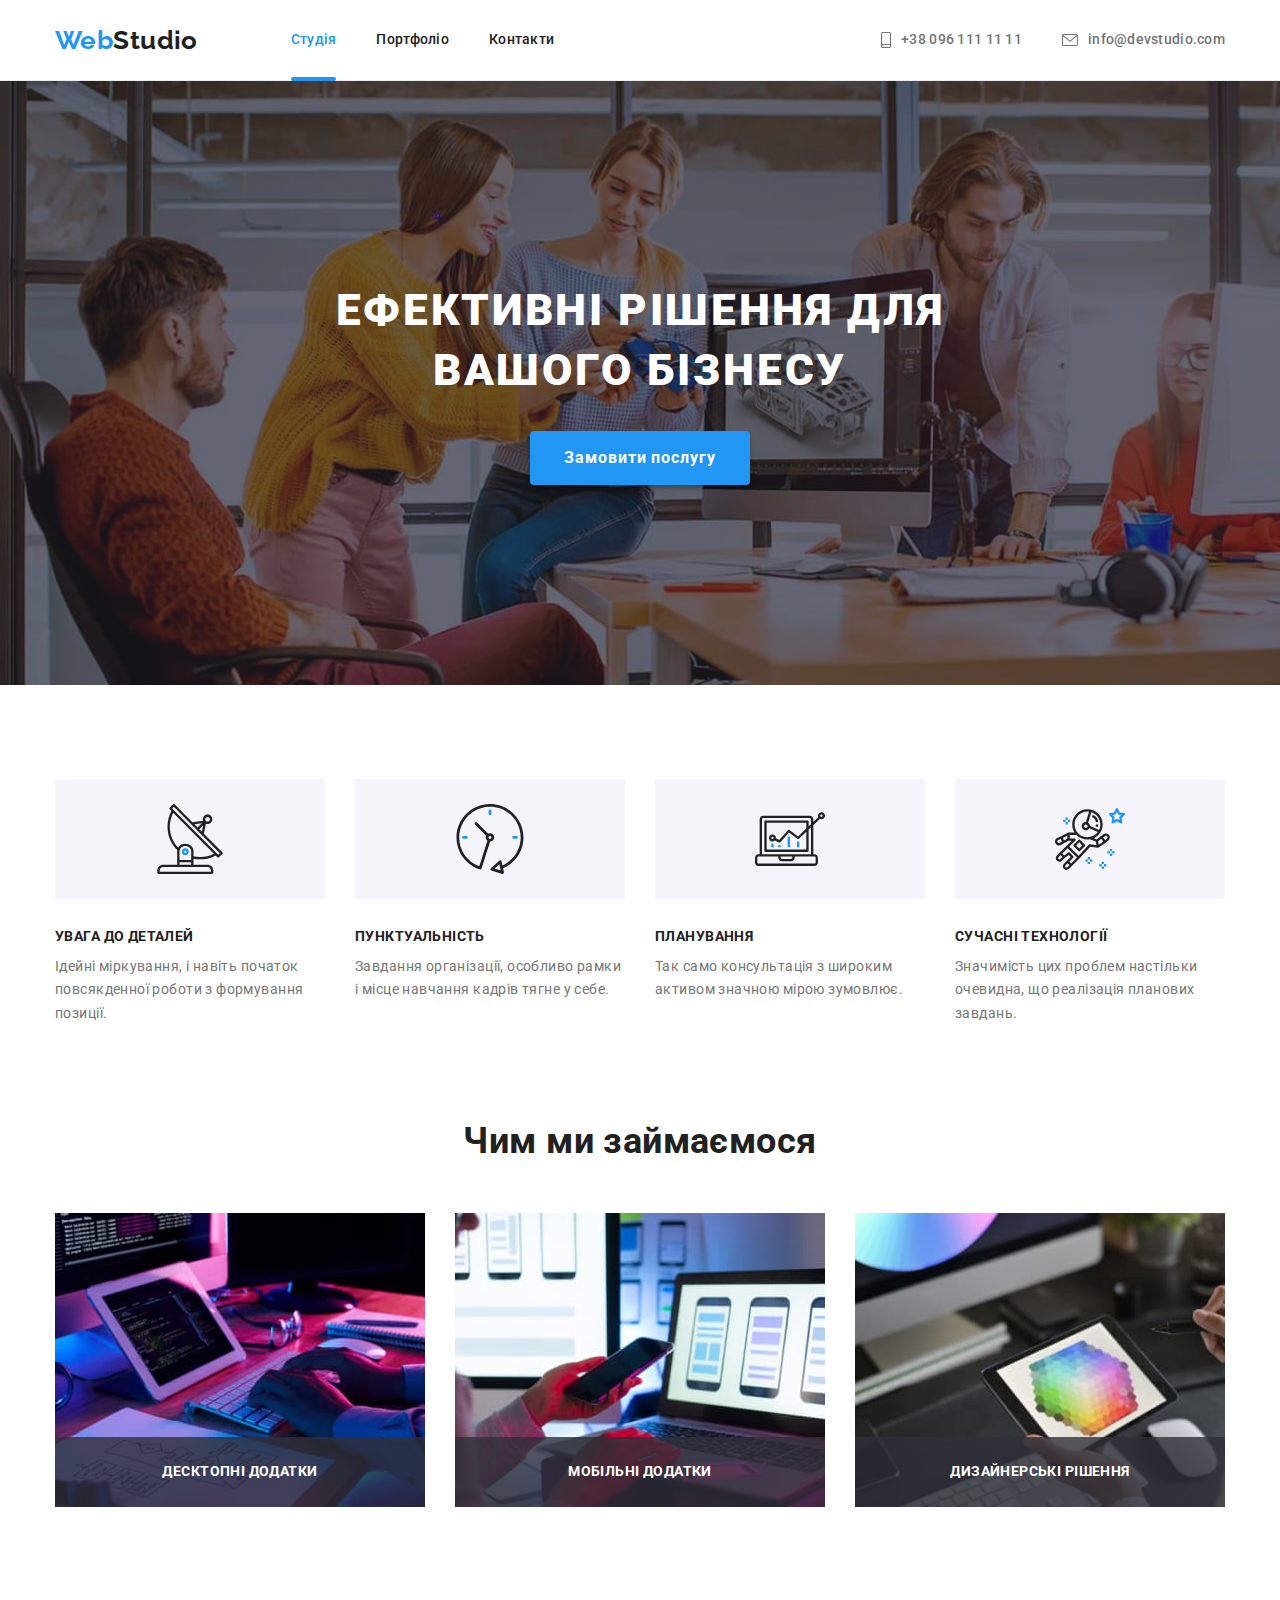
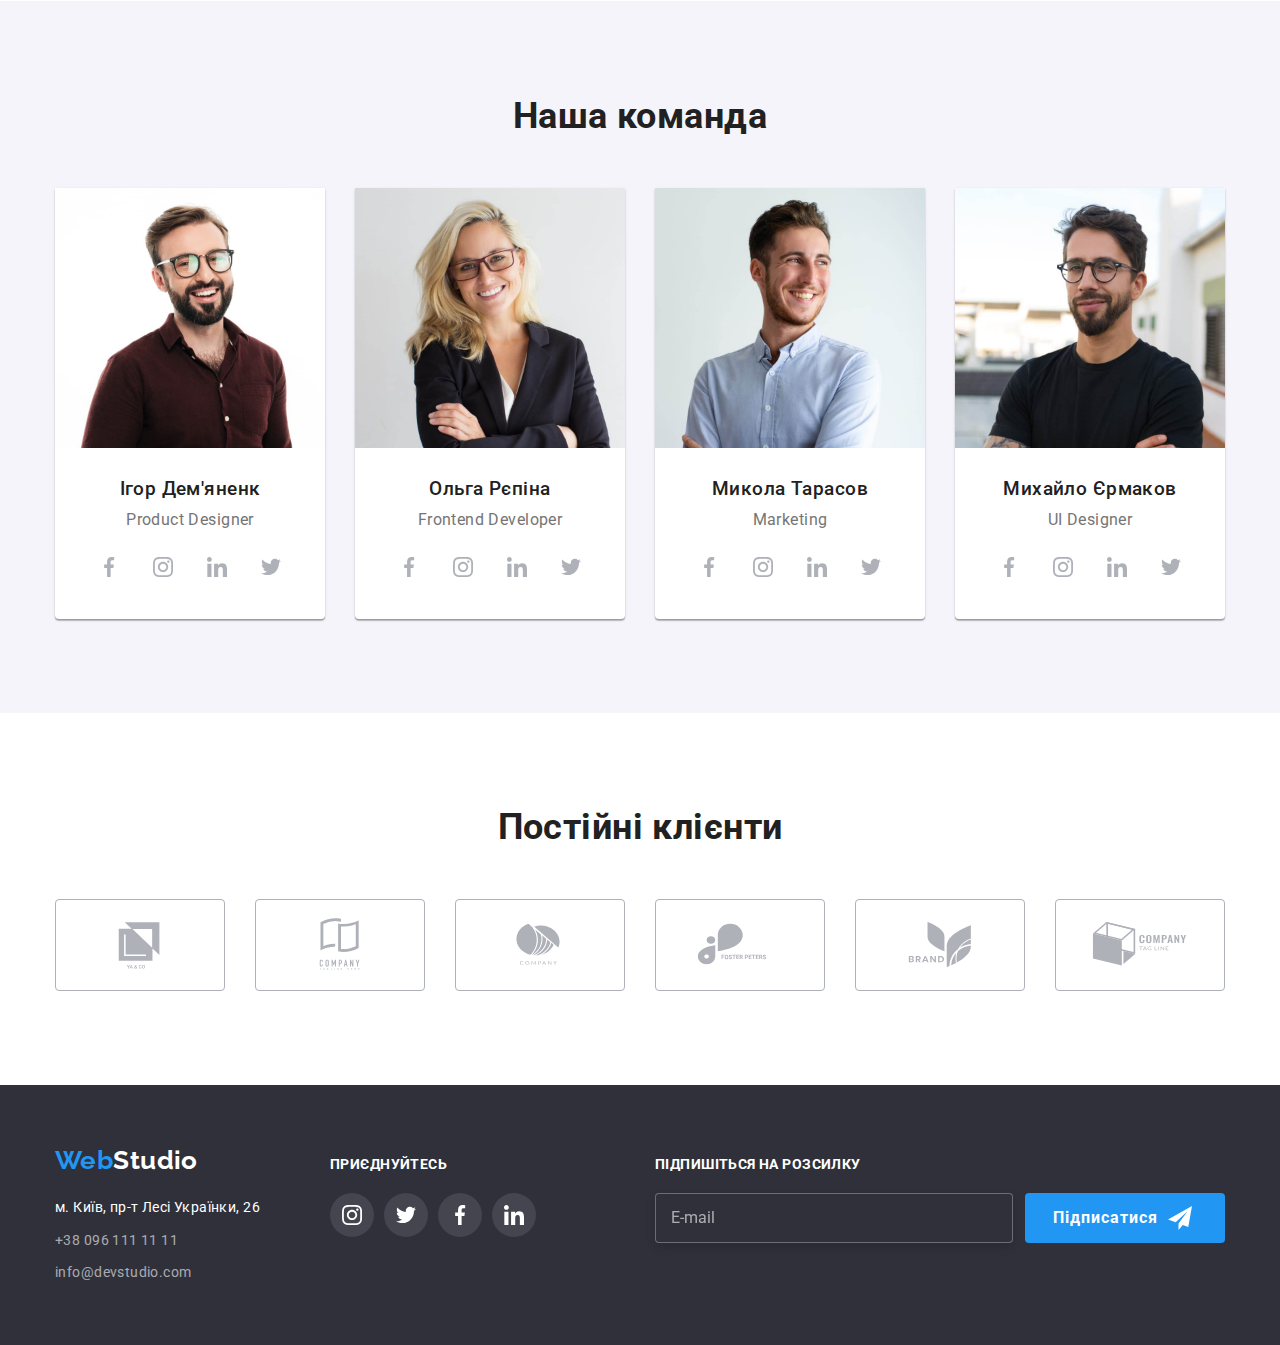
<file: index.html>
<!DOCTYPE html>
<html lang="uk">
  <head>
    <meta charset="UTF-8" />
    <meta http-equiv="X-UA-Compatible" content="IE=edge" />
    <meta name="viewport" content="width=device-width, initial-scale=1.0" />
    <title>Webstudio</title>
    <link rel="preconnect" href="https://fonts.googleapis.com" />
    <link rel="preconnect" href="https://fonts.gstatic.com" crossorigin />
    <link
      href="https://fonts.googleapis.com/css2?family=Raleway:wght@700&family=Roboto:wght@400;500;700;900&display=swap"
      rel="stylesheet"
    />
    <link
      rel="stylesheet"
      href="https://cdnjs.cloudflare.com/ajax/libs/modern-normalize/1.1.0/modern-normalize.min.css"
    />
    <link rel="stylesheet" href="./css/styles.css" />
  </head>
  <body>
    <header class="header">
      <div class="container-header">
        <a href="./index.html" class="logo header-logo link"
          ><span lang="en">Web<span class="logo-part">Studio</span></span></a
        >
        <nav class="header-nav">
          <ul class="site-nav list">
            <li class="header-item">
              <a href="#" class="header-link link current">Студія</a>
            </li>
            <li class="header-item">
              <a href="./portfolio.html" class="header-link link">Портфоліо</a>
            </li>
            <li class="header-item">
              <a href="#" class="header-link link">Контакти</a>
            </li>
          </ul>
        </nav>
        <ul class="header-contact list">
          <li class="contact-item">
            <a href="tel:+380961111111" class="header-contacts link"
              ><svg class="phone" width="10px" height="16px">
                <use
                  href="./img/sprite partners.svg#icon-smartphone"
                ></use></svg
              >+38 096 111 11 11</a
            >
          </li>
          <li class="contact-item">
            <a href="mailto:info@devstudio.com" class="header-contacts link">
              <svg class="mail" width="16px" height="12px">
                <use href="./img/sprite partners.svg#icon-envelope"></use></svg
              >info@devstudio.com
            </a>
          </li>
        </ul>
      </div>
    </header>

    <main>
      <!--Section hero-->
      <section class="hero">
        <h1 class="hero-title">Ефективні рішення для вашого бізнесу</h1>
        <button type="button" class="hero-btn" data-modal-open>
          Замовити послугу
        </button>
      </section>
      <!--Section about-->
      <section class="about-section section">
        <div class="container">
          <h2 class="visually-hidden">Webstudio Features</h2>
          <ul class="features-list list">
            <li class="feature-list">
              <div class="icon-feature">
                <svg
                  class="team-icon"
                  viewBox="0 0 32 32 "
                  width="70px"
                  height="70px"
                >
                  <use href="./img/sprite partners.svg#icon-antenna"></use>
                </svg>
              </div>
              <h3 class="feature-item">УВАГА ДО ДЕТАЛЕЙ</h3>
              <p class="feature-text">
                Ідейні міркування, і навіть початок повсякденної роботи з
                формування позиції.
              </p>
            </li>
            <li class="feature-list">
              <div class="icon-feature">
                <svg
                  class="team-icon"
                  viewBox="0 0 32 32 "
                  width="70px"
                  height="70px"
                >
                  <use href="img/sprite partners.svg#icon-clock"></use>
                </svg>
              </div>
              <h3 class="feature-item">ПУНКТУАЛЬНІСТЬ</h3>
              <p class="feature-text">
                Завдання організації, особливо рамки і місце навчання кадрів
                тягне у себе.
              </p>
            </li>
            <li class="feature-list">
              <div class="icon-feature">
                <svg
                  class="team-icon"
                  viewBox="0 0 32 32 "
                  width="70px"
                  height="70px"
                >
                  <use href="./img/sprite partners.svg#icon-diagram"></use>
                </svg>
              </div>
              <h3 class="feature-item">ПЛАНУВАННЯ</h3>
              <p class="feature-text">
                Так само консультація з широким активом значною мірою зумовлює.
              </p>
            </li>
            <li class="feature-list">
              <div class="icon-feature">
                <svg
                  class="team-icon"
                  viewBox="0 0 32 32 "
                  width="70px"
                  height="70px"
                >
                  <use href="./img/sprite partners.svg#icon-astronaut"></use>
                </svg>
              </div>
              <h3 class="feature-item">СУЧАСНІ ТЕХНОЛОГІЇ</h3>
              <p class="feature-text">
                Значимість цих проблем настільки очевидна, що реалізація
                планових завдань.
              </p>
            </li>
          </ul>
        </div>
      </section>
      <!--Section what we do-->
      <section class="work-section">
        <div class="container">
          <h2 class="pre-title">Чим ми займаємося</h2>
          <ul class="work-item list">
            <li class="item">
              <div class="work-overlay">
                <img
                  class="img"
                  src="./img/in/box1.jpg"
                  alt="copyright"
                  width="370"
                />
                <p class="work-overlay-text">Десктопні додатки</p>
              </div>
            </li>
            <li class="item">
              <div class="work-overlay">
                <img
                  class="img"
                  src="./img/in/box2.jpg"
                  alt="testing"
                  width="370"
                />
                <p class="work-overlay-text">Мобільні додатки</p>
              </div>
            </li>
            <li class="item">
              <div class="work-overlay">
                <img
                  class="img"
                  src="./img/in/box3.jpg"
                  alt="checking"
                  width="370"
                />
                <p class="work-overlay-text">Дизайнерські рішення</p>
              </div>
            </li>
          </ul>
        </div>
      </section>
      <!--Section team-->
      <section class="team-section section">
        <div class="container">
          <h2 class="pre-title">Наша команда</h2>
          <ul class="team-list list">
            <li class="team-name">
              <img
                class="team-img"
                src="./img/in/imgigor.jpg"
                alt="Ігор Дем'яненко"
                width="270"
              />
              <div class="team-box">
                <h3 class="team-manager">Ігор Дем'яненк</h3>
                <p class="team-position">Product Designer</p>
                <ul class="team-items-social list">
                  <li class="social-item">
                    <a class="social-style" href="#"
                      ><svg
                        class="team-icon"
                        viewBox="0 0 32 32"
                        width="20px"
                        height="20px"
                      >
                        <use
                          href="./img/sprite partners.svg#icon-facebook"
                        ></use></svg
                    ></a>
                  </li>
                  <li class="social-item">
                    <a class="social-style" href="#"
                      ><svg
                        class="team-icon"
                        viewBox="0 0 32 32"
                        width="20px"
                        height="20px"
                      >
                        <use
                          href="./img/sprite partners.svg#icon-instagram"
                        ></use></svg
                    ></a>
                  </li>
                  <li class="social-item">
                    <a class="social-style" href="#"
                      ><svg
                        class="team-icon"
                        viewBox="0 0 32 32"
                        width="20px"
                        height="20px"
                      >
                        <use
                          href="./img/sprite partners.svg#icon-linkedin"
                        ></use></svg
                    ></a>
                  </li>
                  <li class="social-item">
                    <a class="social-style" href="#"
                      ><svg
                        class="team-icon"
                        viewBox="0 0 32 32"
                        width="20px"
                        height="20px"
                      >
                        <use
                          href="./img/sprite partners.svg#icon-twitter"
                        ></use></svg
                    ></a>
                  </li>
                </ul>
              </div>
            </li>
            <li class="team-name">
              <img
                class="team-img"
                src="./img/in/imgolga.jpg"
                alt="Ольга Рєпіна"
                width="270"
              />
              <div class="team-box">
                <h3 class="team-manager">Ольга Рєпіна</h3>
                <p class="team-position">Frontend Developer</p>
                <ul class="team-items-social list">
                  <li class="social-item">
                    <a class="social-style" href="#"
                      ><svg
                        class="team-icon"
                        viewBox="0 0 32 32"
                        width="20px"
                        height="20px"
                      >
                        <use
                          href="./img/sprite partners.svg#icon-facebook"
                        ></use></svg
                    ></a>
                  </li>
                  <li class="social-item">
                    <a class="social-style" href="#"
                      ><svg
                        class="team-icon"
                        viewBox="0 0 32 32"
                        width="20px"
                        height="20px"
                      >
                        <use
                          href="./img/sprite partners.svg#icon-instagram"
                        ></use></svg
                    ></a>
                  </li>
                  <li class="social-item">
                    <a class="social-style" href="#"
                      ><svg
                        class="team-icon"
                        viewBox="0 0 32 32"
                        width="20px"
                        height="20px"
                      >
                        <use
                          href="./img/sprite partners.svg#icon-linkedin"
                        ></use></svg
                    ></a>
                  </li>
                  <li class="social-item">
                    <a class="social-style" href="#"
                      ><svg
                        class="team-icon"
                        viewBox="0 0 32 32"
                        width="20px"
                        height="20px"
                      >
                        <use
                          href="./img/sprite partners.svg#icon-twitter"
                        ></use></svg
                    ></a>
                  </li>
                </ul>
              </div>
            </li>
            <li class="team-name">
              <img
                class="team-img"
                src="./img/in/imgnik.jpg"
                alt="Микола Тарасов"
                width="270"
              />
              <div class="team-box">
                <h3 class="team-manager">Микола Тарасов</h3>
                <p class="team-position">Marketing</p>
                <ul class="team-items-social list">
                  <li class="social-item">
                    <a class="social-style" href="#"
                      ><svg
                        class="team-icon"
                        viewBox="0 0 32 32"
                        width="20px"
                        height="20px"
                      >
                        <use
                          href="./img/sprite partners.svg#icon-facebook"
                        ></use></svg
                    ></a>
                  </li>
                  <li class="social-item">
                    <a class="social-style" href="#"
                      ><svg
                        class="team-icon"
                        viewBox="0 0 32 32"
                        width="20px"
                        height="20px"
                      >
                        <use
                          href="./img/sprite partners.svg#icon-instagram"
                        ></use></svg
                    ></a>
                  </li>
                  <li class="social-item">
                    <a class="social-style" href="#"
                      ><svg
                        class="team-icon"
                        viewBox="0 0 32 32"
                        width="20px"
                        height="20px"
                      >
                        <use
                          href="./img/sprite partners.svg#icon-linkedin"
                        ></use></svg
                    ></a>
                  </li>
                  <li class="social-item">
                    <a class="social-style" href="#"
                      ><svg
                        class="team-icon"
                        viewBox="0 0 32 32"
                        width="20px"
                        height="20px"
                      >
                        <use
                          href="./img/sprite partners.svg#icon-twitter"
                        ></use></svg
                    ></a>
                  </li>
                </ul>
              </div>
            </li>
            <li class="team-name">
              <img
                class="team-img"
                src="./img/in/imgmike.jpg"
                alt="Михайло Єрмаков"
                width="270"
              />
              <div class="team-box">
                <h3 class="team-manager">Михайло Єрмаков</h3>
                <p class="team-position">UI Designer</p>
                <ul class="team-items-social list">
                  <li class="social-item">
                    <a class="social-style" href="#"
                      ><svg
                        class="team-icon"
                        viewBox="0 0 32 32"
                        width="20px"
                        height="20px"
                      >
                        <use
                          href="./img/sprite partners.svg#icon-facebook"
                        ></use></svg
                    ></a>
                  </li>
                  <li class="social-item">
                    <a class="social-style" href="#"
                      ><svg
                        class="team-icon"
                        viewBox="0 0 32 32"
                        width="20px"
                        height="20px"
                      >
                        <use
                          href="./img/sprite partners.svg#icon-instagram"
                        ></use></svg
                    ></a>
                  </li>
                  <li class="social-item">
                    <a class="social-style" href="#"
                      ><svg
                        class="team-icon"
                        viewBox="0 0 32 32"
                        width="20px"
                        height="20px"
                      >
                        <use
                          href="./img/sprite partners.svg#icon-linkedin"
                        ></use></svg
                    ></a>
                  </li>
                  <li class="social-item">
                    <a class="social-style" href="#"
                      ><svg
                        class="team-icon"
                        viewBox="0 0 32 32"
                        width="20px"
                        height="20px"
                      >
                        <use
                          href="./img/sprite partners.svg#icon-twitter"
                        ></use></svg
                    ></a>
                  </li>
                </ul>
              </div>
            </li>
          </ul>
        </div>
      </section>
      <section class="partners section">
        <div class="container-partners">
          <h2 class="partners-title">Постійні клієнти</h2>
          <ul class="partners-list list">
            <li class="partners-item">
              <a href="#" class="icon-partners">
                <svg class="svg-partners">
                  <use
                    href="./img/sprite partners.svg#icon-Logo-partners"
                  ></use>
                </svg>
              </a>
            </li>
            <li class="partners-item">
              <a href="#" class="icon-partners">
                <svg class="svg-partners">
                  <use href="./img/sprite partners.svg#icon-Logo-1"></use>
                </svg>
              </a>
            </li>
            <li class="partners-item">
              <a href="#" class="icon-partners">
                <svg class="svg-partners">
                  <use href="./img/sprite partners.svg#icon-Logo-2"></use>
                </svg>
              </a>
            </li>
            <li class="partners-item">
              <a href="#" class="icon-partners">
                <svg class="svg-partners">
                  <use href="./img/sprite partners.svg#icon-Logo-3"></use>
                </svg>
              </a>
            </li>
            <li class="partners-item">
              <a href="#" class="icon-partners">
                <svg class="svg-partners">
                  <use href="./img/sprite partners.svg#icon-Logo-4"></use>
                </svg>
              </a>
            </li>
            <li class="partners-item">
              <a href="#" class="icon-partners">
                <svg class="svg-partners">
                  <use href="./img/sprite partners.svg#icon-Logo-5"></use>
                </svg>
              </a>
            </li>
          </ul>
        </div>
      </section>
    </main>
    <footer class="footer-section">
      <div class="container-footer">
        <!--Section Address-->
        <div class="footer1">
          <a href="./index.html" class="header-logo link"
            ><span lang="en"
              >Web<span class="logo-part-footer">Studio </span>
            </span>
          </a>
          <address class="address-links link">
            <ul class="footer list">
              <li class="footer-item">
                <a
                  href="https://goo.gl/maps/LSTVKDPSuua6s1V5A"
                  class="footer-address link"
                  target="_blank"
                  rel="noopener noreferrer nofollow"
                  >м. Київ, пр-т Лесі Українки, 26</a
                >
              </li>
              <li class="footer-item">
                <a href="tel:+380961111111" class="footer-contacts link"
                  >+38 096 111 11 11</a
                >
              </li>
              <li class="footer-item">
                <a href="mailto:info@devstudio.com" class="footer-contacts link"
                  >info@devstudio.com</a
                >
              </li>
            </ul>
          </address>
        </div>
        <div class="footer-box">
          <p class="footer-text">приєднуйтесь</p>
          <ul class="footer-social-item list">
            <li class="social-item">
              <a class="footer-social" href="#"
                ><svg
                  class="team-icon"
                  viewBox="0 0 32 32"
                  width="20px"
                  height="20px"
                >
                  <use
                    href="./img/sprite partners.svg#icon-instagram"
                  ></use></svg
              ></a>
            </li>
            <li class="social-item">
              <a class="footer-social" href="#"
                ><svg
                  class="team-icon"
                  viewBox="0 0 32 32"
                  width="20px"
                  height="20px"
                >
                  <use href="./img/sprite partners.svg#icon-twitter"></use></svg
              ></a>
            </li>
            <li class="social-item">
              <a class="footer-social" href="#"
                ><svg
                  class="team-icon"
                  viewBox="0 0 32 32"
                  width="20px"
                  height="20px"
                >
                  <use
                    href="./img/sprite partners.svg#icon-facebook"
                  ></use></svg
              ></a>
            </li>
            <li class="social-item">
              <a class="footer-social" href="#"
                ><svg
                  class="team-icon"
                  viewBox="0 0 32 32"
                  width="20px"
                  height="20px"
                >
                  <use href="./img/sprite partners.svg#icon-linkedin"></use>
                </svg>
              </a>
            </li>
          </ul>
        </div>
        <div class="footer-form">
          <p class="mail-title">Підпишіться на розсилку</p>
        <form class="mail-form">
          <div class="mail-box">
            <label
              ><input
                class="mail-input"
                type="email"
                name="email"
                placeholder="E-mail"
                required
            /></label>
            <button type="submit" class="btn-footer">
              Підписатися
              <svg
                class="icon-icon-send"
                viewBox="0 0 32 32"
                width="24px"
                height="24px"
              >
                <use href="./img/sprite partners.svg#icon-icon-send"></use>
              </svg>
            </button>
          </div>
        </form>
        </div>
      </div>
    </footer>
    <div class="backdrop is-hidden" data-modal>
      <div class="modal">
        <p class="modal-title">Залиште свої дані, ми вам передзвонимо</p>
        <form class="modal-form">
          <div class="form-element">
            <label for="name">Ім'я</label>

            <div class="input-wrap">
              <input
                type="text"
                name="name"
                id="name"
                required
              />
              <svg
                class="icon-person"
                viewBox="0 0 32 32"
                width="18px"
                height="18px"
              >
                <use href="./img/sprite partners.svg#icon-person"></use>
              </svg>
            </div>
          </div>
          <div class="form-element">
            <label for="tel">Телефон</label>
            <div class="input-wrap">
              <input type="tel" name="tel" id="tel" required />
              <svg
                class="icon-phone-black"
                viewBox="0 0 32 32"
                width="18px"
                height="18px"
              >
                <use href="./img/sprite partners.svg#icon-phone-black"></use>
              </svg>
            </div>
          </div>
          <div class="form-element">
            <label for="email">Пошта</label>
            <div class="input-wrap">
              <input
                type="email"
                name="email"
                id="email"
                required
              />
              <svg
                class="icon-email-black"
                viewBox="0 0 32 32"
                width="18px"
                height="18px"
              >
                <use href="./img/sprite partners.svg#icon-email-black"></use>
              </svg>
            </div>
          </div>

          <div class="form-element">
            <label for="comment" class="comment-text">Коментар</label>
            <textarea
              name="commemt"
              id="comment"
              placeholder="Введіть текст"
            ></textarea>
          </div>
          <div class="accept">
            <input
              type="checkbox"
              name="accept"
              id="accept"
              class="visually-hidden"
            />
            <label for="accept">
              <span class="checkbox">
                <svg
                  class="icon-tick"
                  viewBox="0 0 100 100"
                  width="16px"
                  height="15px"
                >
                  <use href="./img/sprite partners.svg#icon-tick"></use>
                </svg>
              </span>
              <b class="accept-text">
                Погоджуюся з розсилкою та приймаю
                <span>
                  <a class="accept-link link" href="#">Умови договору</a></span
                >
              </b>
            </label>
          </div>

          <button type="submit" class="btn-submit">Відправити</button>
        </form>
        <button type="button" class="close-button" data-modal-close>
          <svg
            class="modal-icon"
            viewBox="0 0 32 32"
            width="18px"
            height="18px"
          >
            <use href="./close.svg#icon-close"></use>
          </svg>
        </button>
      </div>
    </div>
    <script src="./js/modal.js"></script>
  </body>
</html>
</file>
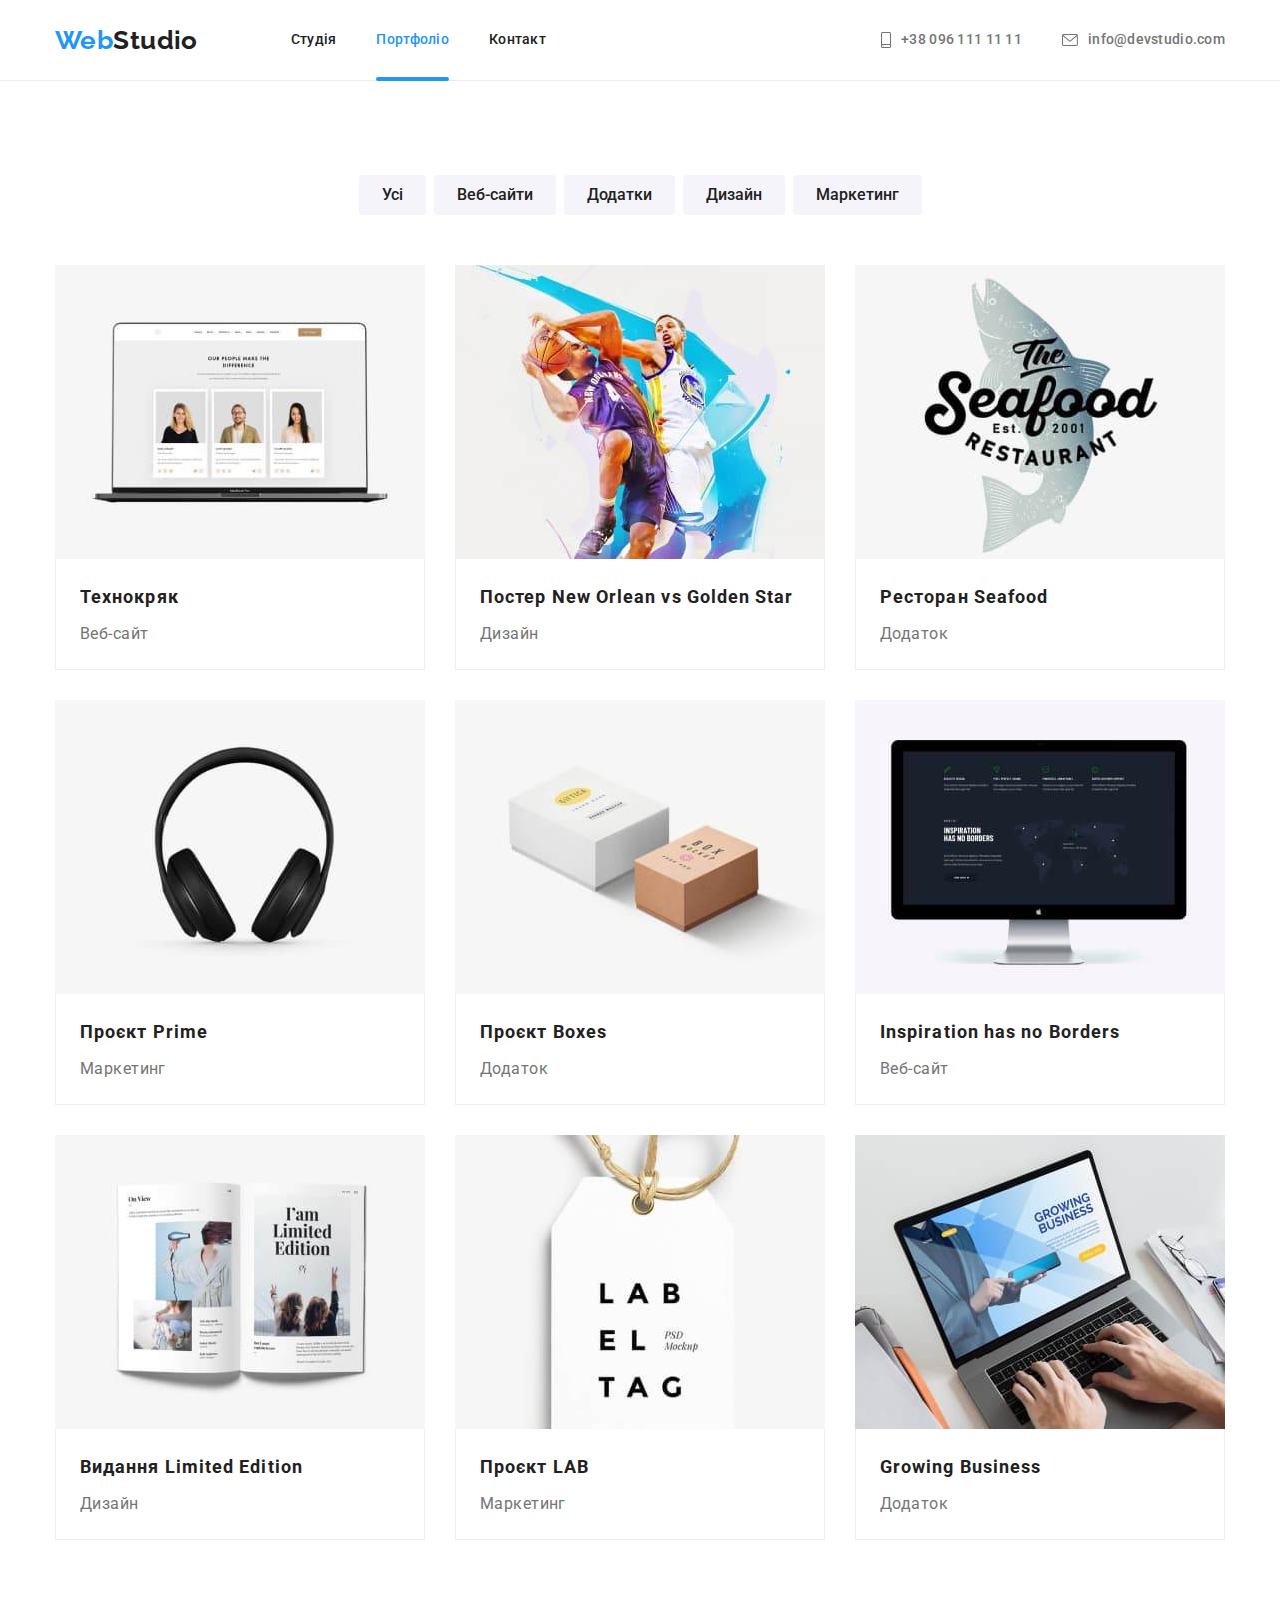
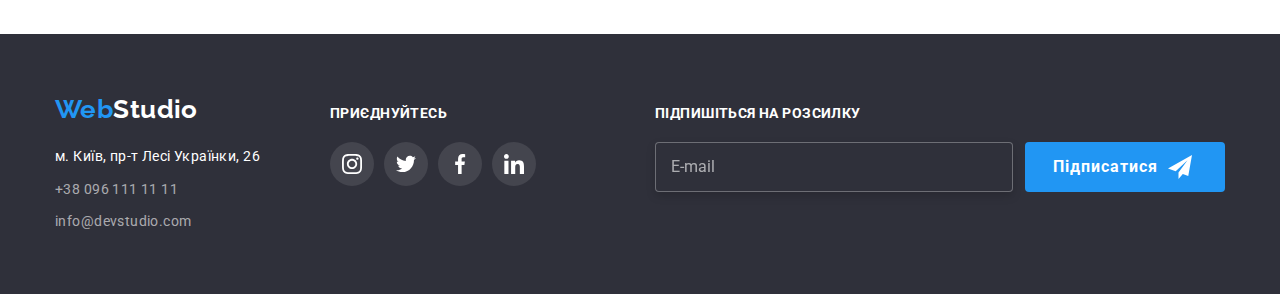
<file: portfolio.html>
<!DOCTYPE html>
<html lang="uk">
  <head>
    <meta charset="UTF-8" />
    <meta http-equiv="X-UA-Compatible" content="IE=edge" />
    <meta name="viewport" content="width=device-width, initial-scale=1.0" />
    <title>Webstudio</title>
    <link rel="preconnect" href="https://fonts.googleapis.com" />
    <link rel="preconnect" href="https://fonts.gstatic.com" crossorigin />
    <link
      href="https://fonts.googleapis.com/css2?family=Raleway:wght@700&family=Roboto:wght@400;500;700;900&display=swap"
      rel="stylesheet"
    />
    <link
      rel="stylesheet"
      href="https://cdnjs.cloudflare.com/ajax/libs/modern-normalize/1.1.0/modern-normalize.min.css"
    />
    <link rel="stylesheet" href="./css/styles.css" />
  </head>
  <body>
    <!--Section Header-->
    <header class="header">
      <div class="container-header">
        <a href="./index.html" class="logo header-logo link"
          ><span lang="en">Web<span class="logo-part">Studio</span></span></a
        >
        <nav class="header-nav">
          <ul class="site-nav list">
            <li class="header-item">
              <a href="./index.html" class="header-link link">Студія</a>
            </li>
            <li class="header-item">
              <a href="#" class="header-link link current">Портфоліо</a>
            </li>
            <li class="header-item">
              <a href="#" class="header-link link">Контакт</a>
            </li>
          </ul>
        </nav>
        <ul class="header-contact list">
          <li class="contact-item">
            <a href="tel:+380961111111" class="header-contacts link"
              ><svg class="phone" width="10px" height="16px">
                <use href="./img/sprite partners.svg#icon-smartphone"></use></svg
              >+38 096 111 11 11</a
            >
          </li>
          <li class="contact-item">
            <a href="mailto:info@devstudio.com" class="header-contacts link">
              <svg class="mail" width="16px" height="12px">
                <use href="./img/sprite partners.svg#icon-envelope"></use></svg
              >info@devstudio.com
            </a>
          </li>
        </ul>
      </div>
    </header>
    <!--Section projects-->
    <main>
      <section class="section-projects section">
        <div class="container">
          <h1 class="visually-hidden">Portfolio works</h1>
          <ul class="btn-item">
            <li class="list-btn list">
              <button type="button" class="btn">Усі</button>
            </li>
            <li class="list-btn list">
              <button type="button" class="btn">Веб-сайти</button>
            </li>
            <li class="list-btn list">
              <button type="button" class="btn">Додатки</button>
            </li>
            <li class="list-btn list">
              <button type="button" class="btn">Дизайн</button>
            </li>
            <li class="list-btn list">
              <button type="button" class="btn">Маркетинг</button>
            </li>
          </ul>

          <ul class="projects-list list">
            <li class="project-img">
              <a href="#" class="project-link link">
                <div class="project-wrap">
              <img
                class="box"
                src="./img/in/project1.jpg"
                alt="team"
                width="370"
              />
              <p class="project-details">Ресурс пропонує комплексні пропозиції з різним рівнем функціоналу та сервісів. Все це дозволить відвідувачу отримати вичерпні відомості про компанію чи приватну особу.</p>
            </div>
              <div class="description-text">
                <h2 class="description">Технокряк</h2>
                <p class="text">Веб-сайт</p>
              </div>
            </a>
            </li>

            <li class="project-img">
              <a href="#" class="project-link link">
                <div class="project-wrap">
              <img
                class="box"
                src="./img/in/project2.jpg"
                alt="game"
                width="370"
              />
              <p class="project-details">Ресурс пропонує комплексні пропозиції з різним рівнем функціоналу та сервісів. Все це дозволить відвідувачу отримати вичерпні відомості про компанію чи приватну особу.</p>
            </div>
              <div class="description-text">
                <h2 class="description">Постер New Orlean vs Golden Star</h2>
                <p class="text">Дизайн</p>
              </div>
            </a>
            </li>
            <li class="project-img">
              <a href="#" class="project-link link">
                <div class="project-wrap">
              <img
                class="box"
                src="./img/in/project3.jpg"
                alt="restaurant"
                width="370"
              />
              <p class="project-details">Ресурс пропонує комплексні пропозиції з різним рівнем функціоналу та сервісів. Все це дозволить відвідувачу отримати вичерпні відомості про компанію чи приватну особу.</p>
            </div>
              <div class="description-text">
                <h2 class="description">Ресторан Seafood</h2>
                <p class="text">Додаток</p>
              </div>
            </a>
            </li>
            <li class="project-img">
              <a href="#" class="project-link link">
                <div class="project-wrap">
              <img
                class="box"
                src="./img/in/project4.jpg"
                alt="earphones"
                width="370"
              />
              <p class="project-details">Ресурс пропонує комплексні пропозиції з різним рівнем функціоналу та сервісів. Все це дозволить відвідувачу отримати вичерпні відомості про компанію чи приватну особу.</p>
            </div>
              <div class="description-text">
                <h2 class="description">Проєкт Prime</h2>
                <p class="text">Маркетинг</p>
              </div>
            </a>
            </li>
            <li class="project-img">
              <a href="#" class="project-link link">
                <div class="project-wrap">
              <img
                class="box"
                src="./img/in/project5.jpg"
                alt="box"
                width="370"
              />
              <p class="project-details">Ресурс пропонує комплексні пропозиції з різним рівнем функціоналу та сервісів. Все це дозволить відвідувачу отримати вичерпні відомості про компанію чи приватну особу.</p>
            </div>
              <div class="description-text">
                <h2 class="description">Проєкт Boxes</h2>
                <p class="text">Додаток</p>
              </div>
            </a>
            </li>
            <li class="project-img">
              <a href="#" class="project-link link">
                <div class="project-wrap">
              <img
                class="box"
                src="./img/in/project6.jpg"
                alt="screen"
                width="370"
              />
              <p class="project-details">Ресурс пропонує комплексні пропозиції з різним рівнем функціоналу та сервісів. Все це дозволить відвідувачу отримати вичерпні відомості про компанію чи приватну особу.</p>
            </div>
              <div class="description-text">
                <h2 class="description">Inspiration has no Borders</h2>
                <p class="text">Веб-сайт</p>
              </div>
            </a>
            </li>
            <li class="project-img">
              <a href="#" class="project-link link">
                <div class="project-wrap">
              <img
                class="box"
                src="./img/in/project7.jpg"
                alt="magazine"
                width="370"
              />
              <p class="project-details">Ресурс пропонує комплексні пропозиції з різним рівнем функціоналу та сервісів. Все це дозволить відвідувачу отримати вичерпні відомості про компанію чи приватну особу.</p>
            </div>
              <div class="description-text">
                <h2 class="description">Видання Limited Edition</h2>
                <p class="text">Дизайн</p>
              </div>
            </a>
            </li>
            <li class="project-img">
              <a href="#" class="project-link link">
                <div class="project-wrap">
              <img
                class="box"
                src="./img/in/project8.jpg"
                alt="label"
                width="370"
              />
              <p class="project-details">Ресурс пропонує комплексні пропозиції з різним рівнем функціоналу та сервісів. Все це дозволить відвідувачу отримати вичерпні відомості про компанію чи приватну особу.</p>
            </div>
              <div class="description-text">
                <h2 class="description">Проєкт LAB</h2>
                <p class="text">Маркетинг</p>
              </div>
            </a>
            </li>
            <li class="project-img">
              <a href="#" class="project-link link">
                <div class="project-wrap">
              <img
                class="box"
                src="./img/in/project9.jpg"
                alt="notebook"
                width="370"
              />
              <p class="project-details">Ресурс пропонує комплексні пропозиції з різним рівнем функціоналу та сервісів. Все це дозволить відвідувачу отримати вичерпні відомості про компанію чи приватну особу.</p>
            </div>
              <div class="description-text">
                <h2 class="description">Growing Business</h2>
                <p class="text">Додаток</p>
              </div>
            </a>
            </li>
          </ul>
        </div>
      </section>
    </main>
    <footer class="footer-section">
      <div class="container-footer">
        <!--Section Address-->
        <div class="footer1">
          <a href="./index.html" class="header-logo link"
            ><span lang="en"
              >Web<span class="logo-part-footer">Studio </span>
            </span>
          </a>
          <address class="address-links link">
            <ul class="footer list">
              <li class="footer-item">
                <a
                  href="https://goo.gl/maps/LSTVKDPSuua6s1V5A"
                  class="footer-address link"
                  target="_blank"
                  rel="noopener noreferrer nofollow"
                  >м. Київ, пр-т Лесі Українки, 26</a
                >
              </li>
              <li class="footer-item">
                <a href="tel:+380961111111" class="footer-contacts link"
                  >+38 096 111 11 11</a
                >
              </li>
              <li class="footer-item">
                <a href="mailto:info@devstudio.com" class="footer-contacts link"
                  >info@devstudio.com</a
                >
              </li>
            </ul>
          </address>
        </div>
        <div class="footer-box">
          <p class="footer-text">приєднуйтесь</p>
          <ul class="footer-social-item list">
            <li class="social-item">
              <a class="footer-social" href="#"
                ><svg
                  class="team-icon"
                  viewBox="0 0 32 32"
                  width="20px"
                  height="20px"
                >
                  <use
                    href="./img/sprite partners.svg#icon-instagram"
                  ></use></svg
              ></a>
            </li>
            <li class="social-item">
              <a class="footer-social" href="#"
                ><svg
                  class="team-icon"
                  viewBox="0 0 32 32"
                  width="20px"
                  height="20px"
                >
                  <use href="./img/sprite partners.svg#icon-twitter"></use></svg
              ></a>
            </li>
            <li class="social-item">
              <a class="footer-social" href="#"
                ><svg
                  class="team-icon"
                  viewBox="0 0 32 32"
                  width="20px"
                  height="20px"
                >
                  <use
                    href="./img/sprite partners.svg#icon-facebook"
                  ></use></svg
              ></a>
            </li>
            <li class="social-item">
              <a class="footer-social" href="#"
                ><svg
                  class="team-icon"
                  viewBox="0 0 32 32"
                  width="20px"
                  height="20px"
                >
                  <use href="./img/sprite partners.svg#icon-linkedin"></use>
                </svg>
              </a>
            </li>
          </ul>
        </div>
        <div class="footer-form">
          <p class="mail-title">Підпишіться на розсилку</p>
        <form class="mail-form">
          <div class="mail-box">
            <label
              ><input
                class="mail-input"
                type="email"
                name="email"
                placeholder="E-mail"
                required
            /></label>
            <button type="submit" class="btn-footer">
              Підписатися
              <svg
                class="icon-icon-send"
                viewBox="0 0 32 32"
                width="24px"
                height="24px"
              >
                <use href="./img/sprite partners.svg#icon-icon-send"></use>
              </svg>
            </button>
          </div>
        </form>
        </div>
      </div>
    </footer>
  </body>
</html>
</file>
<file: css/styles.css>
:root {
  --primary-text-color: #212121;
  --accent-color: #2196f3;
  --secondary-text-color: #757575;
  --discription-text-color: #ffffff;
  --background-color-dark: rgba(47, 48, 58, 1);
  --background-color-light: #f5f4fa;
  --button-color-active: #188ce8;
  --footer-contacts-color: rgba(255, 255, 255, 0.6);
}

h1,
h2,
h3,
h4,
h5,
ul,
p {
  margin: 0;
}

ul {
  padding-left: 0;
}
.link {
  transition: color 250ms cubic-bezier(0.4, 0, 0.2, 1);
}

body {
  font-family: "Roboto", sans-serif;
  background-color: var(--discription-text-color);
  letter-spacing: 0.03em;
  font-size: 14px;
  color: var(--primary-text-color);
}
/* list styles */
.list {
  list-style: none;
}
/* link styles */
.link {
  text-decoration: none;
}
/* hide heading */
.visually-hidden {
  position: absolute;
  white-space: nowrap;
  width: 1px;
  height: 1px;
  overflow: hidden;
  border: 0;
  padding: 0;
  clip: rect(0 0 0 0);
  clip-path: inset(50%);
  margin: -1px;
}
.container {
  width: 1200px;
  margin: 0 auto;
  padding: 0 15px;
}
.section {
  padding: 94px 0;
}

/* section header */

.container-header {
  display: flex;
  padding: 0 15px;
  width: 1200px;
  margin: 0 auto;
  align-items: center;
}
.header {
  border-bottom: 1px solid #ececec;
}
.header-link {
  font-weight: 500;
  line-height: 1.14;
  letter-spacing: 0.02em;
  color: var(--primary-text-color);
  padding-top: 32px;
  padding-bottom: 32px;
  display: block;
  position: relative;
}
.header-link.link.current::after {
  content: "";
  position: absolute;
  background-color: var(--accent-color);
  width: 100%;
  height: 4px;
  bottom: -1px;
  left: 0;
  border-radius: 2px;
}

.link:hover,
.link:focus {
  color: var(--accent-color);
}
.header-link.link.current {
  color: var(--accent-color);
}

.header-contacts {
  font-weight: 500;
  line-height: 1.14;
  letter-spacing: 0.02em;
  color: var(--secondary-text-color);
  padding-top: 32px;
  padding-bottom: 32px;

  display: block;
}
.header-contact svg {
  margin-right: 10px;
  transition: fill 250ms cubic-bezier(0.4, 0, 0.2, 1);
}
.header-contacts:hover svg,
.header-contacts:focus svg {
  color: var(--accent-color);
}
.header-contacts:hover svg,
.header-contacts:focus svg {
  fill: currentColor;
}
.header-contact .header-contacts {
  display: flex;
  align-items: center;
}
.header-item:not(:last-child) {
  margin-right: 40px;
}
.contact-item:not(:last-child) {
  margin-right: 40px;
}

.contacts-icon {
  fill: var(--secondary-text-color);
}

.site-nav {
  display: flex;
}

.header-contact {
  display: flex;
  margin-left: auto;
}
.phone {
  fill: var(--secondary-text-color);
}
.mail {
  fill: var(--secondary-text-color);
}

/* logo */
.header-logo {
  display: block;
  font-family: "Raleway";
  font-weight: 700;
  font-size: 26px;
  line-height: 1.19;
  color: var(--accent-color);
}

.logo {
  margin-right: 93px;
}

.logo-part {
  font-family: "Raleway";
  font-weight: 700;
  font-size: 26px;
  line-height: 1.19;
  color: var(--primary-text-color);
}
/* section hero */
.hero {
  padding: 200px 0px;
  background-image: linear-gradient(
      rgba(47, 48, 58, 0.4),
      rgba(47, 48, 58, 0.4)
    ),
    url("../img/hero.jpg");
  background-repeat: no-repeat;
  background-size: cover;
  margin: 0 auto;
  text-align: center;
  max-width: 1600px;
  background-color: #c4c4c4;
}
.hero-title {
  margin: 0 auto;
  font-weight: 900;
  font-size: 44px;
  line-height: 1.36;
  letter-spacing: 0.06em;
  text-transform: uppercase;
  color: var(--discription-text-color);
  max-width: 696px;
  text-align: center;
}

/* button */
.hero-btn {
  font-family: inherit;
  color: var(--discription-text-color);
  background-color: var(--accent-color);
  font-weight: 700;
  font-size: 16px;
  line-height: 1.87;
  letter-spacing: 0.06em;
  border-radius: 4px;
  border-color: transparent;
  padding: 10px 32px;
  margin-top: 30px;
  box-shadow: 0px 4px 4px rgba(0, 0, 0, 0.25);
  transition: background-color 250ms cubic-bezier(0.4, 0, 0.2, 1);
}
.hero-btn:hover,
.hero-btn:focus {
  background-color: var(--button-color-active);
  color: var(--discription-text-color);
  cursor: pointer;
}

.btn {
  background-color: var(--background-color-light);
  font-family: inherit;
  font-weight: 500;
  font-size: 16px;
  line-height: 1.62;
  text-align: center;
  color: var(--primary-text-color);

  display: block;
  border-radius: 4px;
  padding: 6px 22px;

  border: 1px solid transparent;

  transition: background-color 250ms cubic-bezier(0.4, 0, 0.2, 1),
    color 250ms cubic-bezier(0.4, 0, 0.2, 1),
    box-shadow 250ms cubic-bezier(0.4, 0, 0.2, 1);
}
.btn:hover,
.btn:focus {
  background-color: var(--accent-color);
  color: var(--discription-text-color);
  cursor: pointer;
  box-shadow: 0px 3px 1px rgba(0, 0, 0, 0.1), 0px 1px 2px rgba(0, 0, 0, 0.08),
    0px 2px 2px rgba(0, 0, 0, 0.12);
}
/* section about*/

.feature-item {
  font-weight: 700;
  font-size: 14px;
  line-height: 1.14;
  text-transform: uppercase;
  margin-bottom: 10px;
  margin-top: 30px;
}
.feature-text {
  line-height: 1.71;
  color: var(--secondary-text-color);
  width: 270px;
}
.features-list {
  display: flex;
}
.feature-list:not(:last-child) {
  margin-right: 30px;
}
.icon-feature {
  width: 270px;
  height: 120px;
  background-color: var(--background-color-light);
  display: flex;
  align-items: center;
  justify-content: center;
}

/* what we do section */
.work-section {
  padding-bottom: 94px;
}
.work-item {
  display: flex;
}
.work-overlay {
  position: relative;
  overflow: hidden;
}
.work-overlay-text {
  position: absolute;
  font-weight: 700;
  font-size: 14px;
  line-height: 1.14;
  text-align: center;
  text-transform: uppercase;
  bottom: 0;
  left: 0;
  color: var(--discription-text-color);
  background: rgba(47, 48, 58, 0.8);
  width: 100%;
  height: 70px;
  display: flex;
  justify-content: center;
  align-items: center;
}
.item {
  width: calc((100%-60px) / 3);
}
.item:not(:first-child) {
  margin-left: 30px;
}
.img {
  max-width: 100%;
  display: block;
}

.pre-title {
  font-weight: 700;
  font-size: 36px;
  line-height: 1.19;
  text-align: center;
  margin-bottom: 50px;
}

/* team section  */
.team-section {
  background-color: var(--background-color-light);
}
.team-name {
  background-color: var(--discription-text-color);
  width: calc((100%-90px) / 4);
  box-shadow: 0px 1px 3px rgba(0, 0, 0, 0.12), 0px 1px 1px rgba(0, 0, 0, 0.14),
    0px 2px 1px rgba(0, 0, 0, 0.2);
  border-radius: 0px 0px 4px 4px;
}
.team-img {
  display: block;
}

.team-name:not(:first-child) {
  margin-left: 30px;
}
.team-manager {
  font-weight: 500;
  line-height: 1.19;
  margin-bottom: 10px;
}
.team-position {
  line-height: 1.19;
  color: var(--secondary-text-color);
}
.team-list {
  display: flex;
  text-align: center;
}
.team-box {
  padding-top: 30px;
  padding-bottom: 30px;
  font-size: 16px;
}
.team-items-social {
  display: flex;
  justify-content: center;
  align-items: center;
  gap: 10px;
  margin-top: 16px;
}
.social-style {
  width: 44px;
  height: 44px;
  align-items: center;
  justify-content: center;
  border-radius: 50%;
  background-color: var(--discription-text-color);
  fill: #afb1b8;
  display: flex;

  transition: background-color 250ms cubic-bezier(0.4, 0, 0.2, 1),
    fill 250ms cubic-bezier(0.4, 0, 0.2, 1);
}
.social-style:hover,
.social-style:focus {
  background-color: var(--accent-color);
  fill: var(--discription-text-color);
}

/* portfolio*/

.list-btn:not(:last-child) {
  margin-right: 8px;
}
.btn-item {
  display: flex;
  margin-bottom: 50px;
  justify-content: center;
}

.box {
  display: block;
  max-width: 100%;
}
.project-img {
  width: 370px;
}
.project-link:hover,
.project-link:focus {
  box-shadow: 0px 3px 3px rgb(0 0 0 / 25%), 0px 3px 3px rgb(0 0 0 / 25%),
    0px 1px 2px rgb(0 0 0 / 12%);
}
.project-link {
  display: block;

  transition: box-shadow 250ms cubic-bezier(0.4, 0, 0.2, 1);
}

.projects-list h2 {
  font-weight: 700;
  font-size: 18px;
  line-height: 2;
  letter-spacing: 0.06em;
}
.text {
  font-size: 16px;
  line-height: 1.87;
  color: var(--secondary-text-color);
}
.projects-list {
  display: flex;
  flex-wrap: wrap;
  padding-left: 0px;
  gap: 30px;
}
.description {
  margin-bottom: 4px;
  color: var(--primary-text-color);
}

.description-text {
  padding: 20px 24px;
  border-bottom: 1px solid rgba(238, 238, 238, 1);
  border-left: 1px solid rgba(238, 238, 238, 1);
  border-right: 1px solid rgba(238, 238, 238, 1);
}
.project-wrap {
  position: relative;
  overflow: hidden;
}
.project-details {
  font-weight: 400;
  font-size: 18px;
  line-height: 1.55;
  color: var(--discription-text-color);

  position: absolute;
  top: 0;
  left: 0;
  height: 100%;
  padding: 63px 24px;
  background: rgba(33, 150, 243, 0.9);
  transform: translateY(100%);
  transition: transform 1000ms;

  justify-content: center;
  display: flex;
  align-items: center;
}
.project-img :hover .project-details {
  transform: translateY(0);
}
.partners-list {
  display: flex;
  justify-content: center;
  align-items: center;
  gap: 30px;
}
.partners-title {
  margin-bottom: 50px;

  font-weight: 700;
  font-size: 36px;
  line-height: 1, 16;
  text-align: center;
}

.svg-partners {
  width: 106px;
  height: 60px;
}
.icon-partners {
  justify-content: center;
  display: flex;
  align-items: center;
  width: 170px;
  height: 92px;
  border-radius: 4px;
  fill: #afb1b8;
  border: 1px solid #afb1b8;

  transition: border 250ms cubic-bezier(0.4, 0, 0.2, 1);
}
.icon-partners svg {
  transition: fill 250ms cubic-bezier(0.4, 0, 0.2, 1);
}

.container-partners {
  text-align: center;
  width: 1200px;
  margin: 0 auto;
  padding: 0 15px;
}

.icon-partners:hover svg,
.icon-partners:focus svg {
  fill: var(--accent-color);
}
.icon-partners:hover,
.icon-partners:focus {
  border: 1px solid var(--accent-color);
  color: var(--accent-color);
}

/* footer */
.footer-section {
  background-color: var(--background-color-dark);
  padding-top: 60px;
  padding-bottom: 60px;
}
.footer {
  font-style: normal;
}
.address-links {
  line-height: 1.71;
  margin-top: 20px;
}
.footer-item:not(:last-child) {
  margin-bottom: 9px;
}
.logo-part-footer {
  color: var(--discription-text-color);
}
.footer-contacts {
  color: var(--footer-contacts-color);
}
.footer-address {
  color: var(--discription-text-color);
}
.footer-text {
  font-family: "Roboto";
  font-weight: 700;
  font-size: 14px;
  line-height: 1.14;
  text-transform: uppercase;
  color: var(--discription-text-color);
  margin-bottom: 20px;
}
.container-footer {
  display: flex;
  align-items: baseline;
  width: 1200px;
  margin: 0 auto;
  padding: 0 15px;
}
.footer1 {
  margin-right: 70px;
}

.foooter-box {
  display: flex;
  justify-content: center;
  align-items: center;
  gap: 10px;
}
.footer-box {
  margin-right: 93px;
}
.footer-social-item {
  display: flex;
  justify-content: center;
  align-items: center;
  gap: 10px;
}

.footer-social {
  width: 44px;
  height: 44px;
  display: flex;
  background-color: rgba(255, 255, 255, 0.1);
  border-radius: 50%;
  justify-content: center;
  align-items: center;
  fill: var(--discription-text-color);

  transition: background-color 250ms cubic-bezier(0.4, 0, 0.2, 1);
}
.footer-social:hover,
.footer-social:focus {
  background-color: var(--accent-color);
}

.footer .mail-form {
  margin-left: auto;
}
.mail-title {
  font-weight: 700;
  font-size: 14px;
  line-height: 1.14;
  letter-spacing: 0.03em;
  text-transform: uppercase;
  color: var(--discription-text-color);
  margin-bottom: 20px;
}
.mail-input {
  padding-left: 15px;
  width: 358px;
  height: 50px;
  border: 1px solid rgba(255, 255, 255, 0.3);
  filter: drop-shadow(0px 4px 4px rgba(0, 0, 0, 0.15));
  border-radius: 4px;
  
  background-color: var(--background-color-dark);
  color: rgba(255, 255, 255, 0.6);
  outline: none;
}
.mail-box input {
  border: none;
  outline: none;
  transition: border 250ms cubic-bezier(0.4, 0, 0.2, 1);
  
  border: 1px solid rgba(255, 255, 255, 0.3);
  filter: drop-shadow(0px 4px 4px rgba(0, 0, 0, 0.15));
  border-radius: 4px;

  font-weight: 400;
  font-size: 16px;
  line-height: 1.25;
  color:var(--discription-text-color);
}
.mail-box {
  display: flex;
}
.mail-input::placeholder {
  font-weight: 400;
  font-size: 16px;
  line-height: 1.25;

  display: flex;
  align-items: center;

  color: rgba(255, 255, 255, 0.6);
}
.mail-box input:focus {
  border: 1px solid var(--accent-color);
}

.btn-footer {
  margin-left: 12px;
  width: 200px;
  height: 50px;

  padding: 10px 28px;

  font-weight: 700;
  font-size: 16px;
  line-height: 1.87;

  align-items: center;
  text-align: center;
  letter-spacing: 0.06em;

  background: var(--accent-color);
  color: var(--discription-text-color);
  border-radius: 4px;
  border: none;
  cursor: pointer;
  transition: background-color 250ms cubic-bezier(0.4, 0, 0.2, 1);
  display: flex;
}
.icon-icon-send {
  margin-left: 10px;
}
footer label {
  margin-top: 0;
  margin-bottom: 0;
}
.btn-footer:hover,
.btn-footer:focus {
  background-color: var(--button-color-active);
  color: var(--discription-text-color);
  box-shadow: 0px 4px 4px rgba(0, 0, 0, 0.15);
}

.footer-form {
  margin-left: auto;
}

/*modal*/

.backdrop {
  position: fixed;
  top: 0;
  left: 0;
  width: 100%;
  height: 100vh;
  background: rgba(0, 0, 0, 0.2);
  opacity: 1;
  transition: opacity 250ms cubic-bezier(0.4, 0, 0.2, 1),
    visibility 250ms cubic-bezier(0.4, 0, 0.2, 1);
}
.modal {
  position: absolute;
  padding: 40px;
  width: 528px;
  height: 581px;
  left: 50%;
  top: 50%;
  background: var(--discription-text-color);
  transform: translate(-50%, -50%);

  filter: drop-shadow(0px 4px 4px rgba(0, 0, 0, 0.25));
}

.modal-title {
  margin-bottom: 12px;
  text-align: center;
  font-weight: 700;
  font-size: 20px;
  line-height: 1.15;
}
.is-hidden {
  opacity: 0;
  visibility: hidden;
  pointer-events: none;
}
textarea {
  resize: none;
  height: 120px;
  padding: 12px 16px;
  outline: none;
  border: 1px solid rgba(33, 33, 33, 0.2);
  border-radius: 4px;
}
textarea:focus {
  border: 1px solid var(--accent-color);
}
textarea::placeholder {
  font-weight: 400;
  font-size: 12px;
  line-height: 1.66;
  letter-spacing: 0.01em;

  color: rgba(117, 117, 117, 0.5);
}
.btn-submit {
  padding: 10px 52px;
  margin: 0 auto;
  background: var(--accent-color);
  color: var(--discription-text-color);
  border-radius: 4px;
  border: transparent;
  cursor: pointer;

  font-weight: 700;
  font-size: 16px;
  line-height: 1.87;

  display: block;

  letter-spacing: 0.06em;
  filter: drop-shadow(0px 4px 4px rgba(0, 0, 0, 0.25));
  transition: background-color 250ms cubic-bezier(0.4, 0, 0.2, 1);
}
.btn-submit:hover,
.btn-submit:focus {
  background-color: var(--button-color-active);
}

.accept-link {
  font-weight: 400;
  font-size: 14px;
  line-height: 1.71;
  text-decoration-line: underline;

  color: var(--accent-color);
}
.form-element {
  display: flex;
  flex-direction: column;
}
.form-element input {
  height: 40px;
  border: none;
  border: 1px solid rgba(33, 33, 33, 0.2);
  border-radius: 4px;

  padding-left: 42px;
  width: 100%;
  outline: none;
  transition: border 250ms cubic-bezier(0.4, 0, 0.2, 1);
}
.input-wrap {
  position: relative;
  margin-bottom: 10px;
}
.form-element svg {
  position: absolute;
  top: 50%;
  left: 12px;
  transform: translateY(-50%);
}

.form-element svg {
  fill: var(--primary-text-color);
  transition: fill 250ms cubic-bezier(0.4, 0, 0.2, 1);
}

.form-element input:focus + svg {
  fill: var(--accent-color);
}
.form-element input:focus {
  border: 1px solid var(--accent-color);
}
.comment-text {
  margin-bottom: 3px;
}
.checkbox {
  width: 16px;
  height: 15px;
  border: 2px solid var(--primary-text-color);
  display: flex;
  align-items: center;
  margin-right: 7px;
  border-radius: 4px;
}
.accept label {
  margin-bottom: 0px;
  display: flex;
  align-items: center;
  justify-content: center;
}
.accept {
  margin-bottom: 30px;
  margin-top: 20px;
}
.accept-text {
  height: 24px;
  font-weight: 400;
  font-size: 14px;
  line-height: 1.71;
  color: #757575;
}

label {
  margin-bottom: 4px;
  font-weight: 400;
  font-size: 12px;
  line-height: 1.25;
  letter-spacing: 0.01em;
  color: #757575;
}
.accept input:checked + label .checkbox {
  background: var(--accent-color);
  border: none;
  display: flex;
  justify-content: center;
}
.close-button {
  position: absolute;
  right: 8px;
  top: 8px;
  width: 30px;
  height: 30px;
  border-radius: 50%;
  cursor: pointer;
  background-color: var(--discription-text-color);
  border: 1px solid rgba(0, 0, 0, 0.1);
  display: flex;
  justify-content: center;
  align-items: center;
  fill: #212121;
  transition: fill 250ms cubic-bezier(0.4, 0, 0.2, 1);
}
.close-button:hover,
.close-button:focus {
  fill: var(--accent-color);
}
</file>
